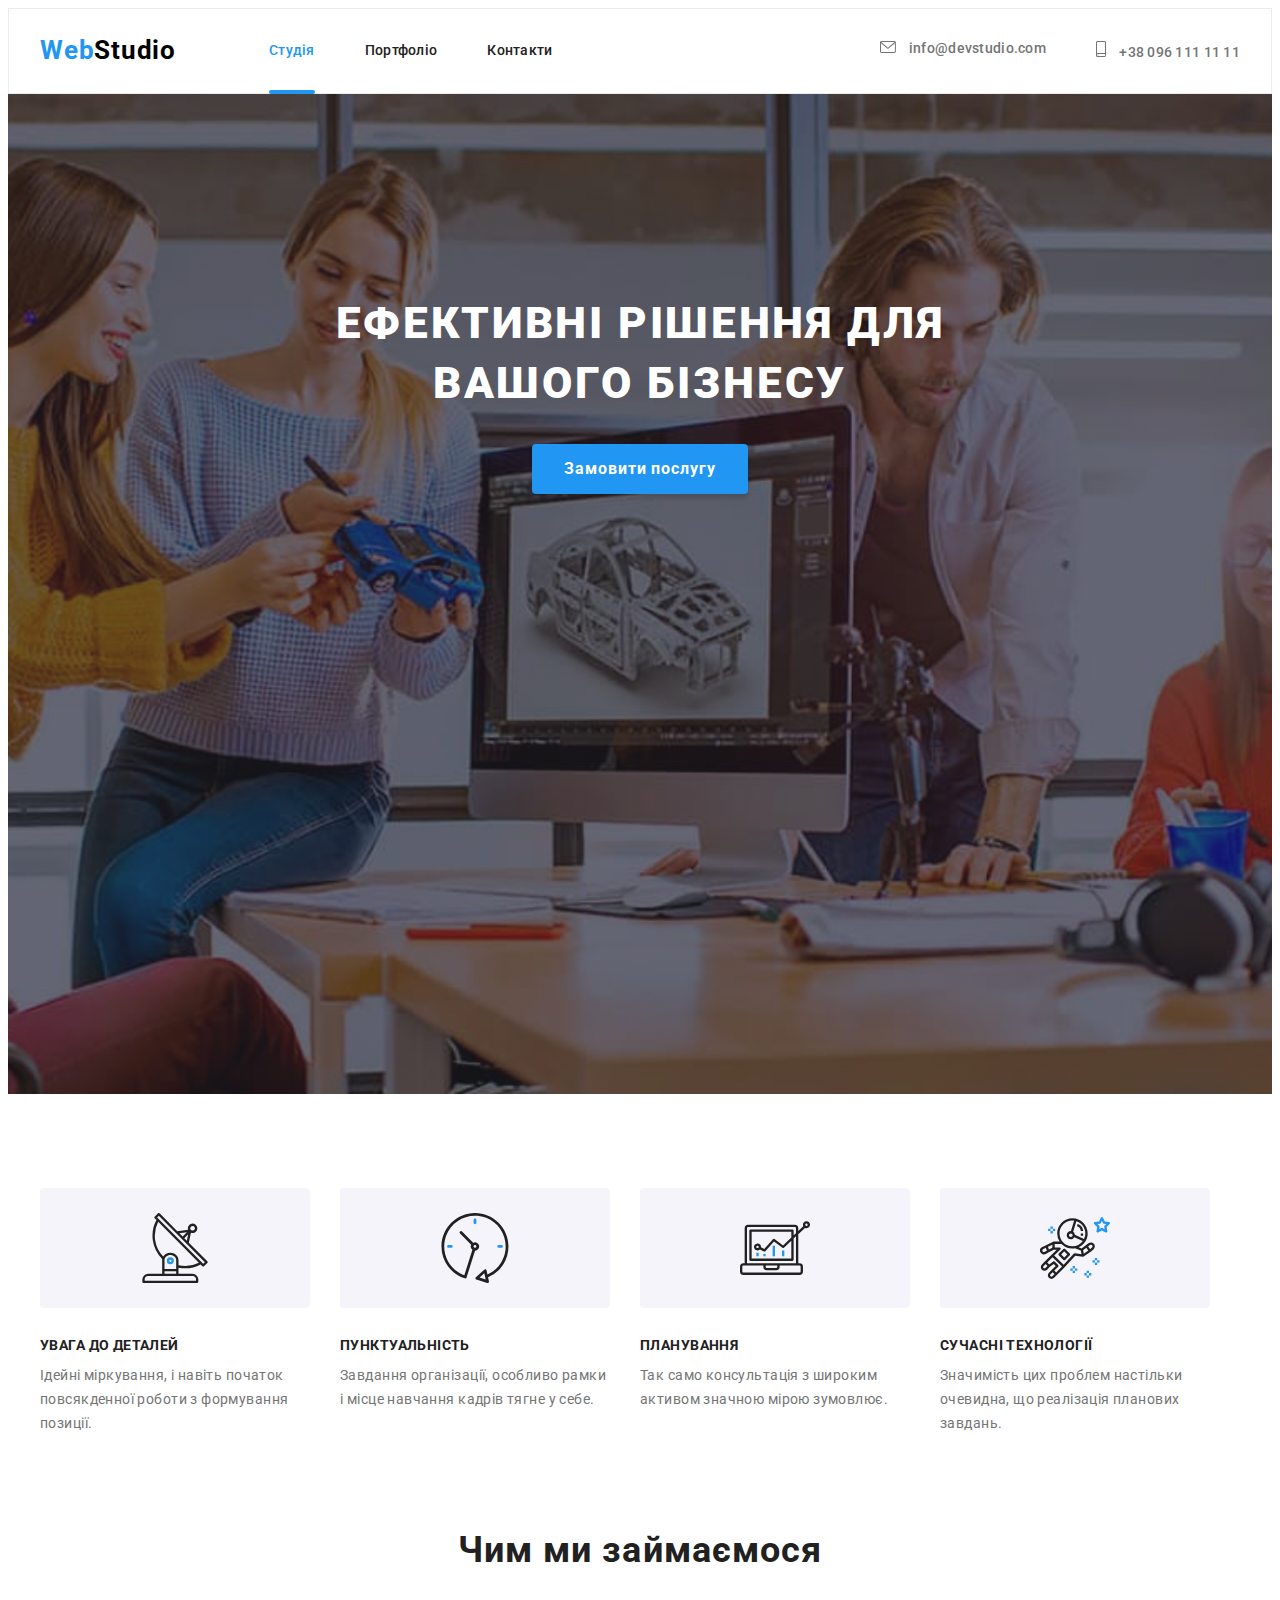
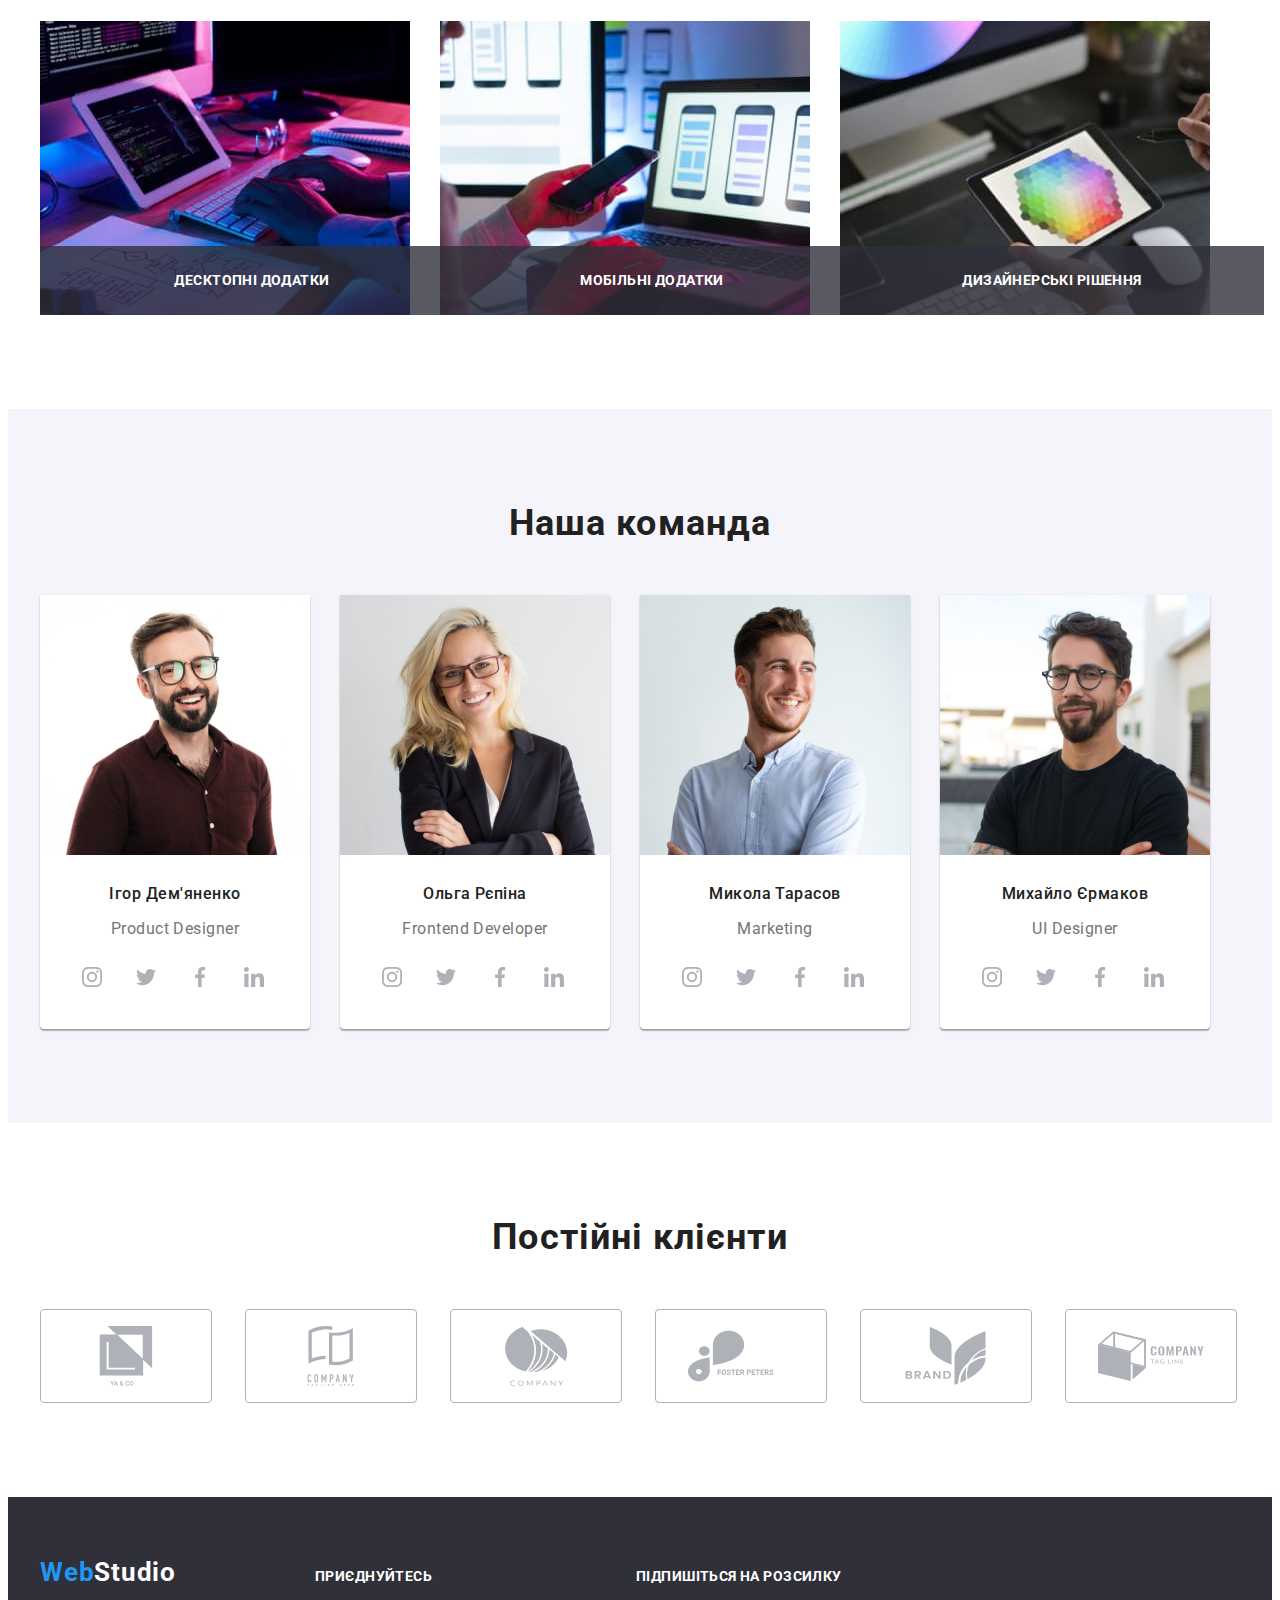
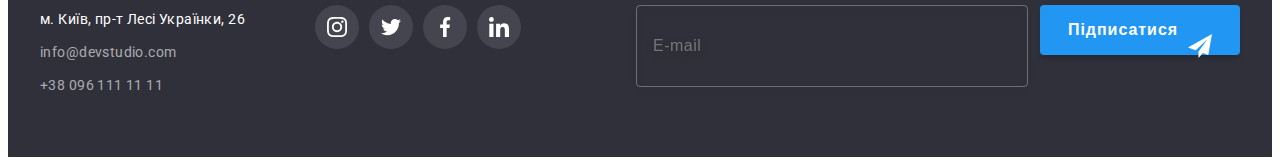
<file: index.html>
<!DOCTYPE html>
<html lang="uk">
  <head>
    <meta charset="UTF-8" />
    <meta http-equiv="X-UA-Compatible" content="IE=edge" />
    <meta name="viewport" content="width=device-width, initial-scale=1.0" />
    <title>WebStudio</title>
    <link rel="preconnect" href="https://fonts.googleapis.com" />
    <link rel="preconnect" href="https://fonts.gstatic.com" crossorigin />
    <link
      href="https://fonts.googleapis.com/css2?family=Raleway:wght@700&family=Roboto:wght@400;500;700;900&display=swap"
      rel="stylesheet"
    />
    <link
      rel="stylesheet"
      href="https://cdnjs.cloudflare.com/ajax/libs/modern-normalize/1.1.0/modern-normalize.min.css"
      integrity="sha512-wpPYUAdjBVSE4KJnH1VR1HeZfpl1ub8YT/NKx4PuQ5NmX2tKuGu6U/JRp5y+Y8XG2tV+wKQpNHVUX03MfMFn9Q=="
      crossorigin="anonymous"
      referrerpolicy="no-referrer"
    />
    <link rel="stylesheet" href="./css/main.min.css" />
  </head>
  <body>
    <header class="header">
      <div class="container header__container">
        <nav class="navigation">
          <a class="logo link" href=""
            >Web<span class="header-studio">Studio</span></a
          >
          <ul class="menu list">
            <li class="menu__item">
              <a class="menu__link link current hofo" href="">Студія</a>
            </li>
            <li class="menu__item">
              <a class="menu__link link hofo" href="./portfolio.html"
                >Портфоліо</a
              >
            </li>
            <li class="menu__item">
              <a class="menu__link link hofo" href="">Контакти</a>
            </li>
          </ul>
        </nav>
        <div class="auth header__auth">
          <ul class="auth__list list">
            <li class="auth__item">
              <a class="auth__mail link hofo" href="mailto:info@devstudio.com"
                ><svg class="mail-icon" width="16" height="12">
                  <use
                    href="./images/symbol-defs-2.svg#icon-envelope-hover"
                  ></use>
                </svg>
                info@devstudio.com</a
              >
            </li>
            <li class="auth__item">
              <a class="auth__tel link hofo" href="tel:+380961111111"
                ><svg class="tel-icon" width="10" height="16">
                  <use href="./images/smartphone.svg#icon-smartphone"></use>
                </svg>
                +38 096 111 11 11</a
              >
            </li>
          </ul>
        </div>
      </div>
    </header>
    <main>
      <section class="hero">
        <h1 class="hero__title">Ефективні рішення для вашого бізнесу</h1>
        <button class="hero__btn" data-modal-open type="button">
          Замовити послугу
        </button>
      </section>
      <section class="values section">
        <div class="values__container container">
          <div class="values-graphics">
            <ul class="graphics-list list">
              <li class="graphics-item">
                <svg class="graphics-icon" width="70" height="70">
                  <use href="./images/symbol-defs-2.svg#icon-antenna"></use>
                </svg>
              </li>
              <li class="graphics-item">
                <svg class="graphics-icon" width="70" height="70">
                  <use href="./images/symbol-defs-2.svg#icon-clock"></use>
                </svg>
              </li>
              <li class="graphics-item">
                <svg class="graphics-icon" width="70" height="70">
                  <use href="./images/diagram-2.svg#icon-diagram-1"></use>
                </svg>
              </li>
              <li class="graphics-item">
                <svg class="graphics-icon" width="70" height="70">
                  <use href="./images/symbol-defs-2.svg#icon-astronaut"></use>
                </svg>
              </li>
            </ul>
          </div>
          <div>
            <h2 class="visually-hidden">Основні цінності</h2>
            <ul class="values__list list">
              <li class="values__item">
                <h3 class="values__title">УВАГА ДО ДЕТАЛЕЙ</h3>
                <p class="values__text">
                  Ідейні міркування, і навіть початок повсякденної роботи з
                  формування позиції.
                </p>
              </li>
              <li class="values__item">
                <h3 class="values__title">ПУНКТУАЛЬНІСТЬ</h3>
                <p class="values__text">
                  Завдання організації, особливо рамки і місце навчання кадрів
                  тягне у себе.
                </p>
              </li>
              <li class="values__item">
                <h3 class="values__title">ПЛАНУВАННЯ</h3>
                <p class="values__text">
                  Так само консультація з широким активом значною мірою
                  зумовлює.
                </p>
              </li>
              <li class="values__item">
                <h3 class="values__title">СУЧАСНІ ТЕХНОЛОГІЇ</h3>
                <p class="values__text">
                  Значимість цих проблем настільки очевидна, що реалізація
                  планових завдань.
                </p>
              </li>
            </ul>
          </div>
        </div>
      </section>
      <section class="work section">
        <div class="work__container container">
          <h2 class="work__title">Чим ми займаємося</h2>
          <ul class="work-list list">
            <li class="work-list__item">
              <div class="work-list__wrap">
                <img
                  src="./images/woring.jpg"
                  alt="друк на комп'ютері"
                  width="370"
                  height="294"
                />
                <p class="work-list__applications">Десктопні додатки</p>
              </div>
            </li>
            <li class="work-list__item">
              <div class="work-list__wrap">
                <img
                  src="./images/working2.jpg"
                  alt="моделі дисплеїв на єкрані планшету"
                  width="370"
                  height="294"
                />
                <p class="work-list__applications">Мобільні додатки</p>
              </div>
            </li>
            <li class="work-list__item">
              <div class="work-list__wrap">
                <img
                  src="./images/working3.jpg"
                  alt="кольорова палітра на єкрані"
                  width="370"
                  height="294"
                />
                <p class="work-list__applications">Дизайнерські рішення</p>
              </div>
            </li>
          </ul>
        </div>
      </section>
      <section class="team section">
        <div class="team__container container">
          <h2 class="team__title">Наша команда</h2>
          <ul class="team__list team-list list">
            <li class="team__item">
              <img
                src="./images/man1.jpg"
                alt="молодий чоловік"
                width="270"
                height="260"
              />
              <div class="team__member">
                <h3 class="team__name">Ігор Дем'яненко</h3>
                <p class="team__text" lang="en">Product Designer</p>
                <ul class="social list">
                  <li class="social__item">
                    <a class="social__link link" href="">
                      <svg class="social__icon" width="20" height="20">
                        <use
                          href="./images/symbol-defs-2.svg#icon-instagram-2"
                        ></use>
                      </svg>
                    </a>
                  </li>
                  <li class="social__item">
                    <a class="social__link link" href="">
                      <svg class="social__icon" width="20" height="20">
                        <use
                          href="./images/symbol-defs-2.svg#icon-twitter"
                        ></use>
                      </svg>
                    </a>
                  </li>
                  <li class="social__item">
                    <a class="social__link link" href="">
                      <svg class="social__icon" width="20" height="20">
                        <use
                          href="./images/symbol-defs-2.svg#icon-facebook"
                        ></use>
                      </svg>
                    </a>
                  </li>
                  <li class="social__item">
                    <a class="social__link link" href="">
                      <svg class="social__icon" width="20" height="20">
                        <use
                          href="./images/symbol-defs-2.svg#icon-linkedin"
                        ></use>
                      </svg>
                    </a>
                  </li>
                </ul>
              </div>
            </li>
            <li class="team__item">
              <img
                src="./images/man2.jpg"
                alt="молода жінка"
                width="270"
                height="260"
              />
              <div class="team__member">
                <h3 class="team__name">Ольга Рєпіна</h3>
                <p class="team__text" lang="en">Frontend Developer</p>
                <ul class="social list">
                  <li class="social__item">
                    <a class="social__link link" href="">
                      <svg class="social__icon" width="20" height="20">
                        <use
                          href="./images/symbol-defs-2.svg#icon-instagram-2"
                        ></use>
                      </svg>
                    </a>
                  </li>
                  <li class="social__item">
                    <a class="social__link link" href="">
                      <svg class="social__icon" width="20" height="20">
                        <use
                          href="./images/symbol-defs-2.svg#icon-twitter"
                        ></use>
                      </svg>
                    </a>
                  </li>
                  <li class="social__item">
                    <a class="social__link link" href="">
                      <svg class="social__icon" width="20" height="20">
                        <use
                          href="./images/symbol-defs-2.svg#icon-facebook"
                        ></use>
                      </svg>
                    </a>
                  </li>
                  <li class="social__item">
                    <a class="social__link link" href="">
                      <svg class="social__icon" width="20" height="20">
                        <use
                          href="./images/symbol-defs-2.svg#icon-linkedin"
                        ></use>
                      </svg>
                    </a>
                  </li>
                </ul>
              </div>
            </li>
            <li class="team__item">
              <img
                src="./images/man3.jpg"
                alt="молодий чоловік"
                width="270"
                height="260"
              />
              <div class="team__member">
                <h3 class="team__name">Микола Тарасов</h3>
                <p class="team__text" lang="en">Marketing</p>
                <ul class="social list">
                  <li class="social__item">
                    <a class="social__link link" href="">
                      <svg class="social__icon" width="20" height="20">
                        <use
                          href="./images/symbol-defs-2.svg#icon-instagram-2"
                        ></use>
                      </svg>
                    </a>
                  </li>
                  <li class="social__item">
                    <a class="social__link link" href="">
                      <svg class="social__icon" width="20" height="20">
                        <use
                          href="./images/symbol-defs-2.svg#icon-twitter"
                        ></use>
                      </svg>
                    </a>
                  </li>
                  <li class="social__item">
                    <a class="social__link link" href="">
                      <svg class="social__icon" width="20" height="20">
                        <use
                          href="./images/symbol-defs-2.svg#icon-facebook"
                        ></use>
                      </svg>
                    </a>
                  </li>
                  <li class="social__item">
                    <a class="social__link link" href="">
                      <svg class="social__icon" width="20" height="20">
                        <use
                          href="./images/symbol-defs-2.svg#icon-linkedin"
                        ></use>
                      </svg>
                    </a>
                  </li>
                </ul>
              </div>
            </li>
            <li class="team__item">
              <img
                src="images/man4.jpg"
                alt="молодий чоловік"
                width="270"
                height="260"
              />
              <div class="team__member">
                <h3 class="team__name">Михайло Єрмаков</h3>
                <p class="team__text" lang="en">UI Designer</p>
                <ul class="social list">
                  <li class="social__item">
                    <a class="social__link link" href="">
                      <svg class="social__icon" width="20" height="20">
                        <use
                          href="./images/symbol-defs-2.svg#icon-instagram-2"
                        ></use>
                      </svg>
                    </a>
                  </li>
                  <li class="social__item">
                    <a class="social__link link" href="">
                      <svg class="social__icon" width="20" height="20">
                        <use
                          href="./images/symbol-defs-2.svg#icon-twitter"
                        ></use>
                      </svg>
                    </a>
                  </li>
                  <li class="social__item">
                    <a class="social__link link" href="">
                      <svg class="social__icon" width="20" height="20">
                        <use
                          href="./images/symbol-defs-2.svg#icon-facebook"
                        ></use>
                      </svg>
                    </a>
                  </li>
                  <li class="social__item">
                    <a class="social__link link" href="">
                      <svg class="social__icon" width="20" height="20">
                        <use
                          href="./images/symbol-defs-2.svg#icon-linkedin"
                        ></use>
                      </svg>
                    </a>
                  </li>
                </ul>
              </div>
            </li>
          </ul>
        </div>
      </section>
      <section class="clients section">
        <div class="container">
          <h2 class="clients-title">Постійні клієнти</h2>
          <ul class="clients-list list">
            <li class="clients-item">
              <a class="clients-link link" href="">
                <svg class="client-icon" width="106" height="60">
                  <use href="./images/symbol-defs-2.svg#icon-group"></use>
                </svg>
              </a>
            </li>
            <li class="clients-item">
              <a class="clients-link link" href="">
                <svg class="client-icon" width="106" height="60">
                  <use href="./images/symbol-defs-2.svg#icon-group-2"></use>
                </svg>
              </a>
            </li>
            <li class="clients-item">
              <a class="clients-link link" href="">
                <svg class="client-icon" width="106" height="60">
                  <use href="./images/symbol-defs-2.svg#icon-group-3"></use>
                </svg>
              </a>
            </li>
            <li class="clients-item">
              <a class="clients-link link" href="">
                <svg class="client-icon" width="106" height="60">
                  <use href="./images/symbol-defs-2.svg#icon-group-4"></use>
                </svg>
              </a>
            </li>
            <li class="clients-item">
              <a class="clients-link link" href="">
                <svg class="client-icon" width="106" height="60">
                  <use href="./images/symbol-defs-2.svg#icon-group-5"></use>
                </svg>
              </a>
            </li>
            <li class="clients-item">
              <a class="clients-link link" href="">
                <svg class="client-icon" width="106" height="60">
                  <use href="./images/symbol-defs-2.svg#icon-group-6"></use>
                </svg>
              </a>
            </li>
          </ul>
        </div>
      </section>
    </main>
    <footer class="footer">
      <div class="footer-container container">
        <div class="footer-connection">
          <address class="address">
            <a class="logo footer-logo link" href=""
              >Web<span class="footer-studio">Studio</span></a
            >
            <ul class="footer-list list">
              <li class="footer-item">
                <a
                  class="footer-address link hofo"
                  href="https://goo.gl/maps/XZm9z7oi8zyP7hJb9"
                  target="_blank"
                  rel="noopener noreferrer"
                >
                  м. Київ, пр-т Лесі Українки, 26</a
                >
              </li>
              <li class="footer-item">
                <a
                  class="footer-mail link hofo"
                  href="mailto:info@devstudio.com"
                  >info@devstudio.com</a
                >
              </li>
              <li class="footer-item">
                <a class="footer-tel link hofo" href="tel:+380961111111"
                  >+38 096 111 11 11</a
                >
              </li>
            </ul>
          </address>
        </div>
        <div class="connect">
          <h2 class="connect-title">приєднуйтесь</h2>
          <ul class="connect-list list">
            <li class="connect-item">
              <a class="connect-link" href="">
                <svg class="soc-icon" width="20" height="20">
                  <use href="./images/symbol-defs-2.svg#icon-instagram-2"></use>
                </svg>
              </a>
            </li>
            <li class="connect-item">
              <a class="connect-link" href="">
                <svg class="soc-icon" width="20" height="20">
                  <use href="./images/symbol-defs-2.svg#icon-twitter"></use>
                </svg>
              </a>
            </li>
            <li class="connect-item">
              <a class="connect-link" href="">
                <svg class="soc-icon" width="20" height="20">
                  <use href="./images/symbol-defs-2.svg#icon-facebook"></use>
                </svg>
              </a>
            </li>
            <li class="connect-item">
              <a class="connect-link" href="">
                <svg class="soc-icon" width="20" height="20">
                  <use href="./images/symbol-defs-2.svg#icon-linkedin"></use>
                </svg>
              </a>
            </li>
          </ul>
        </div>
       
        <div class="subscribe">
          <span class="subscribe-title"
            >Підпишіться на розсилку</span
          >
          <form class="subscribe-submit">
            <input
            name="subscribe-mail"
              type="email"
              class="subscribe-input"
              placeholder="E-mail"
              required
            />
            <div class="subscribe-btn-field">
              <button type="submit" class="subscribe-btn">Підписатися</button>
              <svg class="subscribe-input-icon" width="24" height="24">
                <use href="./images/symbol-defs-2.svg#icon-send"></use>
                </svg>
            </div>
          </form>
        </div>
      </div>
    </footer>
    <div class="backdrop is-hidden" data-modal>
      <div class="modal">
        <button type="button" class="modal-btn" data-modal-close>
          <svg class="icon-close" width="18" height="18">
            <use href="./images/symbol-defs-2.svg#icon-close"></use>
          </svg>
        </button>

        <p class="modal-title">Залиште свої дані, ми вам передзвонимо</p>
        <form class="modal-form">
          <label for="user-name" class="modal-label">
            <span class="modal-label-text">ім'я</span>
            <span class="input-wrap">
              <input type="text" class="modal-input" name="user-name" id="user-name" required />
              <svg class="modal-icon" width="18" height="18">
                <use href="./images/symbol-defs-2.svg#icon-person"></use>
              </svg>
            </span>
          </label>

          <label for="user-tel" class="modal-label">
            <span class="modal-label-text">телефон</span>
            <span class="input-wrap">
              <input type="text" class="modal-input" name="user-tel" id="user-tel" required />
              <svg class="modal-icon" width="18" height="18">
                <use href="./images/symbol-defs-2.svg#icon-phone"></use>
              </svg>
            </span>
          </label>

          <label for="user-mail" class="modal-label">
            <span class="modal-label-text">пошта</span>
            <span class="input-wrap">
              <input type="email" class="modal-input" name="user-mail" id="user-mail" required/>
              <svg class="modal-icon" width="18" height="18">
                <use href="./images/symbol-defs-2.svg#icon-email"></use>
              </svg>
            </span>
          </label>

          <label for="comment" class="modal-label">
            <span class="textarea-text">Коментар</span>
            <textarea
            class="textarea-size"
              name="comment"
              id="comment"
              placeholder="Введіть текст"
            ></textarea>
          </label>

<div class="checkbox-field">
  <input type="checkbox" class="input-check  visually-hidden" value="true" name="checkbox-text" id="privacy" required />
  <label for="privacy" class="check-text">
    <span class="check-icon">
      <svg class="check-icons" width="16" height="15">
        <use href="./images/symbol-defs-2.svg#icon-vector"></use>
      </svg>
  </span>
    Погоджуюся з розсилкою та приймаю
    <a class="rules" href="">Умови договору</a></label>
</div>

          <button type="submit" class="submit-btn">Відправити</button>
        </form>
      </div>
    </div>
    <script src="./js/modal.js"></script>
  </body>
</html>
</file>
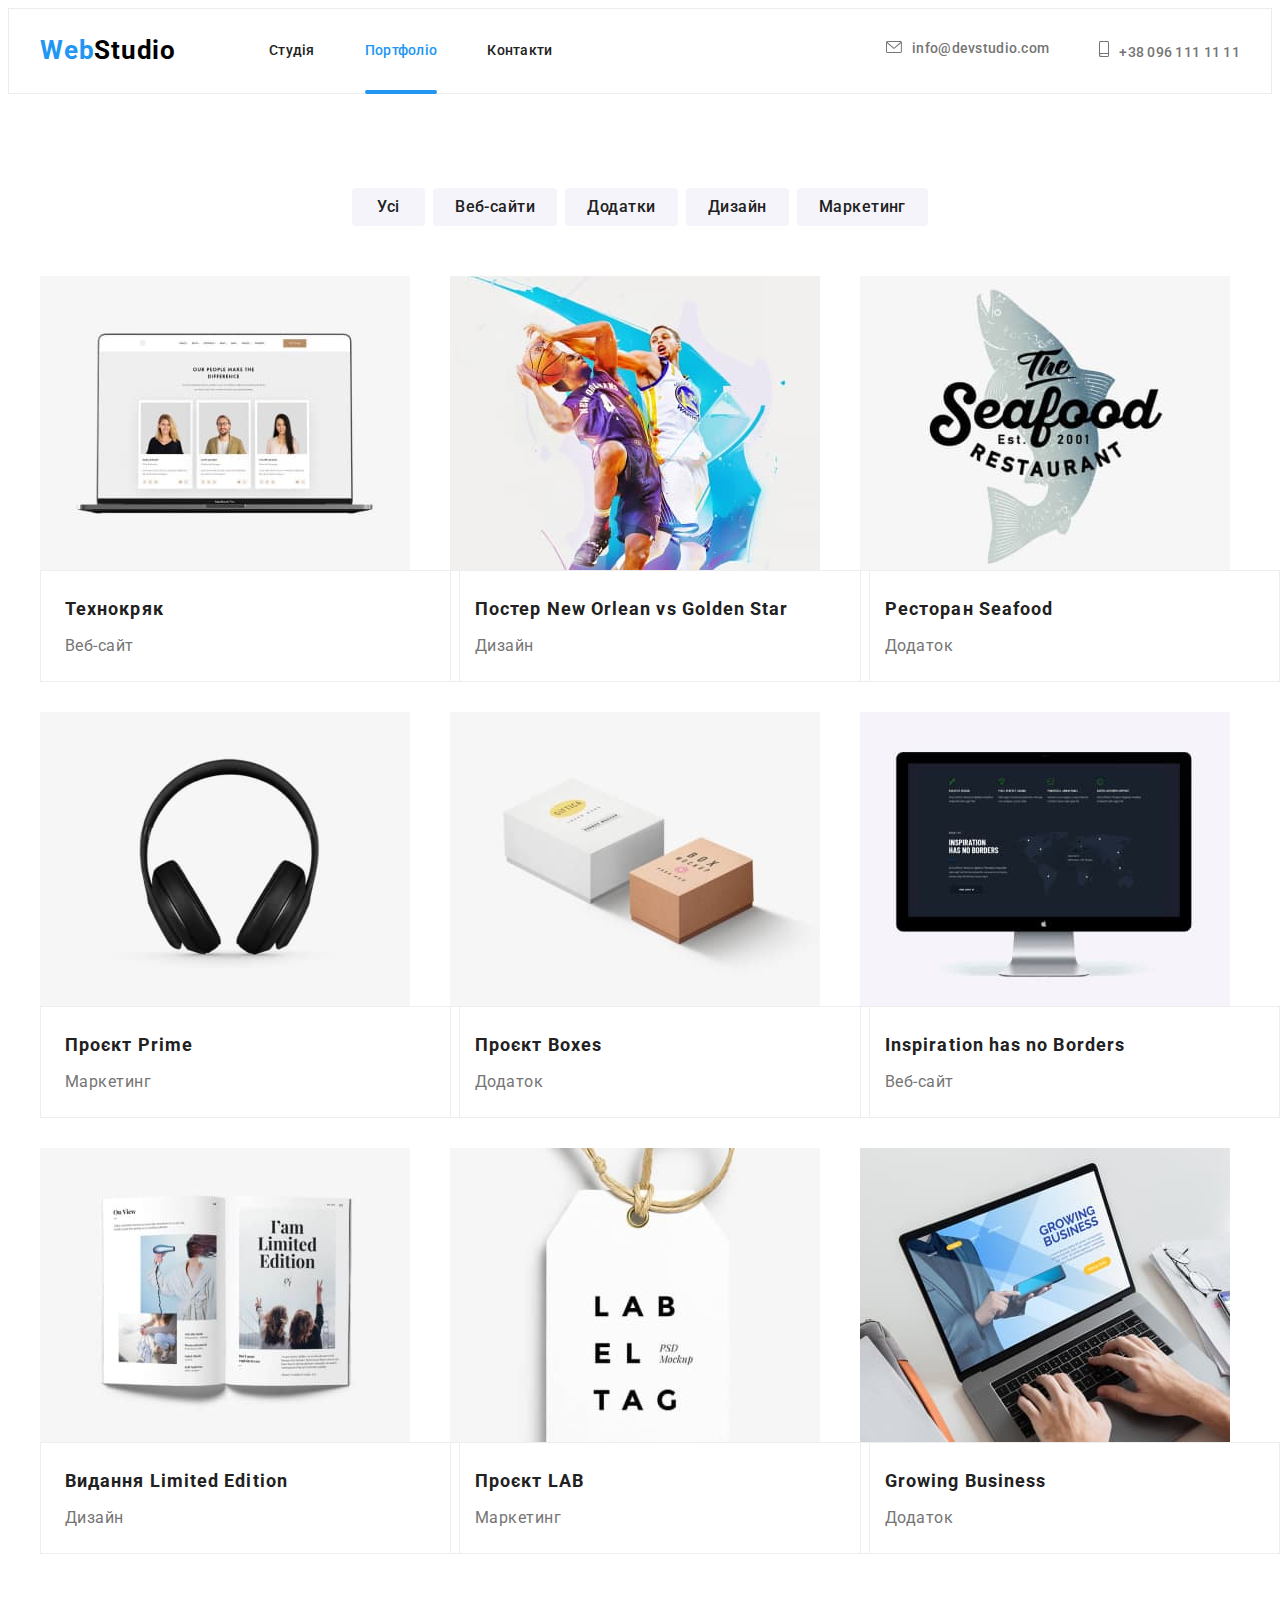
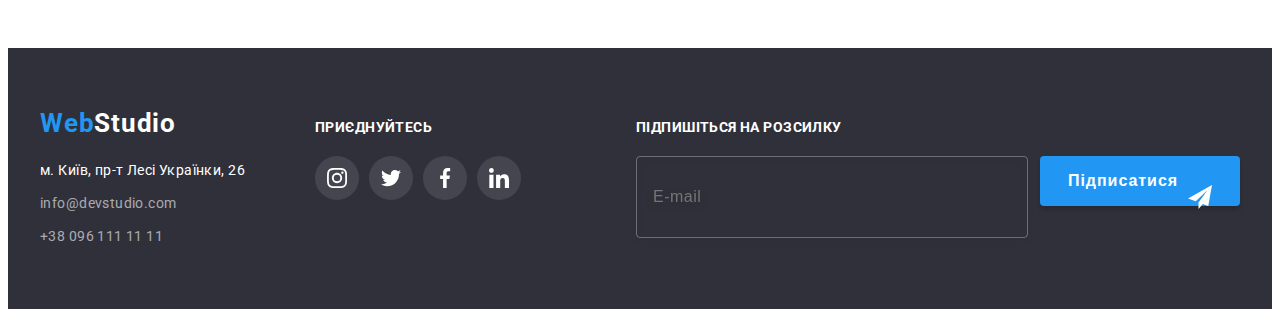
<file: portfolio.html>
<!DOCTYPE html>
<html lang="uk">
  <head>
    <meta charset="UTF-8" />
    <meta http-equiv="X-UA-Compatible" content="IE=edge" />
    <meta name="viewport" content="width=device-width, initial-scale=1.0" />
    <title>WebStudio</title>
    <link rel="preconnect" href="https://fonts.googleapis.com" />
    <link rel="preconnect" href="https://fonts.gstatic.com" crossorigin />
    <link
      href="https://fonts.googleapis.com/css2?family=Raleway:wght@700&family=Roboto:wght@400;500;700;900&display=swap"
      rel="stylesheet"
    />
    <link
      rel="stylesheet"
      href="https://cdnjs.cloudflare.com/ajax/libs/modern-normalize/1.1.0/modern-normalize.min.css"
      integrity="sha512-wpPYUAdjBVSE4KJnH1VR1HeZfpl1ub8YT/NKx4PuQ5NmX2tKuGu6U/JRp5y+Y8XG2tV+wKQpNHVUX03MfMFn9Q=="
      crossorigin="anonymous"
      referrerpolicy="no-referrer"
    />
    <link rel="stylesheet" href="./css/main.min.css" />
  </head>
  <body>
    <header class="header">
      <div class="container header__container">
        <nav class="navigation">
          <a class="logo link" href=""
            >Web<span class="header-studio">Studio</span></a
          >
          <ul class="menu list">
            <li class="menu__item">
              <a class="menu__link link hofo" href="./index.html">Студія</a>
            </li>
            <li class="menu__item">
              <a class="menu__link link current hofo" href="">Портфоліо</a>
            </li>
            <li class="menu__item">
              <a class="menu__link link hofo" href="">Контакти</a>
            </li>
          </ul>
        </nav>
        <div class="auth header__auth">
          <ul class="auth__list list">
            <li class="auth__item">
              <a class="auth__mail link hofo" href="mailto:info@devstudio.com"
                ><svg class="mail-icon" width="16" height="12">
                  <use
                    href="./images/symbol-defs-2.svg#icon-envelope-hover"
                  ></use></svg
                >info@devstudio.com</a
              >
            </li>
            <li class="auth__item">
              <a class="auth__tel link hofo" href="tel:+380961111111"
                ><svg class="tel-icon" width="10" height="16">
                  <use
                    href="./images/smartphone.svg#icon-smartphone"
                  ></use></svg
                >+38 096 111 11 11</a
              >
            </li>
          </ul>
        </div>
      </div>
    </header>
    <main>
      <section class="portfolio section">
        <div class="container">
          <h1 class="visually-hidden">Портфоліо</h1>
          <ul class="filter-list list">
            <li class="filter-item">
              <button class="filter-btn btn" type="button">Усі</button>
            </li>
            <li class="filter-item">
              <button class="filter-btn btn" type="button">Веб-сайти</button>
            </li>
            <li class="filter-item">
              <button class="filter-btn btn" type="button">Додатки</button>
            </li>
            <li class="filter-item">
              <button class="filter-btn btn" type="button">Дизайн</button>
            </li>
            <li class="filter-item">
              <button class="filter-btn btn" type="button">Маркетинг</button>
            </li>
          </ul>
          <ul class="portfolio-list list">
            <li class="portlolio-item">
              <a class="portfolio-link link" href="">
                <div class="portfolio-wrap">
                  <img
                    src="./images/Project1.jpg"
                    alt="відкрита сторінка сайту на
                  єкрані"
                    width="370"
                  />
                  <p class="portfolio-cover-text">
                    Ресурс пропонує комплексні пропозиції з різним рівнем
                    функціоналу та сервісів. Все це дозволить відвідувачу
                    отримати вичерпні відомості про компанію чи приватну особу.
                  </p>
                </div>
                <div class="portfolio-library">
                  <h2 class="portfolio-title">Технокряк</h2>
                  <p class="portfolio-text">Веб-сайт</p>
                </div>
              </a>
            </li>
            <li class="portlolio-item">
              <a class="portfolio-link link" href="">
                <div class="portfolio-wrap">
                  <img
                    src="./images/Project2.jpg"
                    alt="два баскетболісти"
                    width="370"
                  />
                  <p class="portfolio-cover-text">
                    Ресурс пропонує комплексні пропозиції з різним рівнем
                    функціоналу та сервісів. Все це дозволить відвідувачу
                    отримати вичерпні відомості про компанію чи приватну особу.
                  </p>
                </div>
                <div class="portfolio-library">
                  <h2 class="portfolio-title">
                    Постер<span lang="en"> New Orlean vs Golden Star</span>
                  </h2>
                  <p class="portfolio-text">Дизайн</p>
                </div>
              </a>
            </li>
            <li class="portlolio-item">
              <a class="portfolio-link link" href="">
                <div class="portfolio-wrap">
                  <img
                    src="./images/Project3.jpg"
                    alt="логотип ресторану"
                    width="370"
                  />
                  <p class="portfolio-cover-text">
                    Ресурс пропонує комплексні пропозиції з різним рівнем
                    функціоналу та сервісів. Все це дозволить відвідувачу
                    отримати вичерпні відомості про компанію чи приватну особу.
                  </p>
                </div>
                <div class="portfolio-library">
                  <h2 class="portfolio-title">
                    Ресторан<span lang="en"> Seafood</span>
                  </h2>
                  <p class="portfolio-text">Додаток</p>
                </div>
              </a>
            </li>
            <li class="portlolio-item">
              <a class="portfolio-link link" href="">
                <div class="portfolio-wrap">
                  <img
                    src="./images/project4.jpg"
                    alt="навушники"
                    width="370"
                  />
                  <p class="portfolio-cover-text">
                    Ресурс пропонує комплексні пропозиції з різним рівнем
                    функціоналу та сервісів. Все це дозволить відвідувачу
                    отримати вичерпні відомості про компанію чи приватну особу.
                  </p>
                </div>
                <div class="portfolio-library">
                  <h2 class="portfolio-title">
                    Проєкт <span lang="en"> Prime</span>
                  </h2>
                  <p class="portfolio-text">Маркетинг</p>
                </div>
              </a>
            </li>
            <li class="portlolio-item">
              <a class="portfolio-link link" href="">
                <div class="portfolio-wrap">
                  <img
                    src="./images/project5.jpg"
                    alt="дві коробки"
                    width="370"
                  />
                  <p class="portfolio-cover-text">
                    Ресурс пропонує комплексні пропозиції з різним рівнем
                    функціоналу та сервісів. Все це дозволить відвідувачу
                    отримати вичерпні відомості про компанію чи приватну особу.
                  </p>
                </div>
                <div class="portfolio-library">
                  <h2 class="portfolio-title">
                    Проєкт<span lang="en"> Boxes</span>
                  </h2>
                  <p class="portfolio-text">Додаток</p>
                </div>
              </a>
            </li>
            <li class="portlolio-item">
              <a class="portfolio-link link" href="">
                <div class="portfolio-wrap">
                  <img src="./images/project6.jpg" alt="монітор" width="370" />
                  <p class="portfolio-cover-text">
                    Ресурс пропонує комплексні пропозиції з різним рівнем
                    функціоналу та сервісів. Все це дозволить відвідувачу
                    отримати вичерпні відомості про компанію чи приватну особу.
                  </p>
                </div>
                <div class="portfolio-library">
                  <h2 class="portfolio-title" lang="en">
                    Inspiration has no Borders
                  </h2>
                  <p class="portfolio-text">Веб-сайт</p>
                </div>
              </a>
            </li>
            <li class="portlolio-item">
              <a class="portfolio-link link" href="">
                <div class="portfolio-wrap">
                  <img
                    src="./images/project7.jpg"
                    alt="Сторінки журналу"
                    width="370"
                  />
                  <p class="portfolio-cover-text">
                    Ресурс пропонує комплексні пропозиції з різним рівнем
                    функціоналу та сервісів. Все це дозволить відвідувачу
                    отримати вичерпні відомості про компанію чи приватну особу.
                  </p>
                </div>
                <div class="portfolio-library">
                  <h2 class="portfolio-title">
                    Видання<span lang="en"> Limited Edition</span>
                  </h2>
                  <p class="portfolio-text">Дизайн</p>
                </div>
              </a>
            </li>
            <li class="portlolio-item">
              <a class="portfolio-link link" href="">
                <div class="portfolio-wrap">
                  <img
                    src="./images/project8.jpg"
                    alt="тег лейбл"
                    width="370"
                  />
                  <p class="portfolio-cover-text">
                    Ресурс пропонує комплексні пропозиції з різним рівнем
                    функціоналу та сервісів. Все це дозволить відвідувачу
                    отримати вичерпні відомості про компанію чи приватну особу.
                  </p>
                </div>
                <div class="portfolio-library">
                  <h2 class="portfolio-title">
                    Проєкт<span lang="en"> LAB</span>
                  </h2>
                  <p class="portfolio-text">Маркетинг</p>
                </div>
              </a>
            </li>
            <li class="portlolio-item">
              <a class="portfolio-link link" href="">
                <div class="portfolio-wrap">
                  <img
                    src="./images/project9.jpg"
                    alt="чоловік друкує на ноутбуці"
                    width="370"
                  />
                  <p class="portfolio-cover-text">
                    Ресурс пропонує комплексні пропозиції з різним рівнем
                    функціоналу та сервісів. Все це дозволить відвідувачу
                    отримати вичерпні відомості про компанію чи приватну особу.
                  </p>
                </div>
                <div class="portfolio-library">
                  <h2 class="portfolio-title" lang="en">Growing Business</h2>
                  <p class="portfolio-text">Додаток</p>
                </div>
              </a>
            </li>
          </ul>
        </div>
      </section>
    </main>
    <footer class="footer">
      <div class="footer-container container">
        <div class="footer-connection">
          <address class="address">
            <a class="logo footer-logo link" href=""
              >Web<span class="footer-studio">Studio</span></a
            >
            <ul class="footer-list list">
              <li class="footer-item">
                <a
                  class="footer-address link hofo"
                  href="https://goo.gl/maps/XZm9z7oi8zyP7hJb9"
                  target="_blank"
                  rel="noopener noreferrer"
                >
                  м. Київ, пр-т Лесі Українки, 26</a
                >
              </li>
              <li class="footer-item">
                <a
                  class="footer-mail link hofo"
                  href="mailto:info@devstudio.com"
                  >info@devstudio.com</a
                >
              </li>
              <li class="footer-item">
                <a class="footer-tel link hofo" href="tel:+380961111111"
                  >+38 096 111 11 11</a
                >
              </li>
            </ul>
          </address>
        </div>
        <div class="connect">
          <h2 class="connect-title">приєднуйтесь</h2>
          <ul class="connect-list list">
            <li class="connect-item">
              <a class="connect-link" href="">
                <svg class="soc-icon" width="20" height="20">
                  <use href="./images/symbol-defs-2.svg#icon-instagram-2"></use>
                </svg>
              </a>
            </li>
            <li class="connect-item">
              <a class="connect-link" href="">
                <svg class="soc-icon" width="20" height="20">
                  <use href="./images/symbol-defs-2.svg#icon-twitter"></use>
                </svg>
              </a>
            </li>
            <li class="connect-item">
              <a class="connect-link" href="">
                <svg class="soc-icon" width="20" height="20">
                  <use href="./images/symbol-defs-2.svg#icon-facebook"></use>
                </svg>
              </a>
            </li>
            <li class="connect-item">
              <a class="connect-link" href="">
                <svg class="soc-icon" width="20" height="20">
                  <use href="./images/symbol-defs-2.svg#icon-linkedin"></use>
                </svg>
              </a>
            </li>
          </ul>
        </div>
        <div class="subscribe">
          <span class="subscribe-title"
            >Підпишіться на розсилку</span
          >
          <div class="subscribe-submit">
            <input
              type="email"
              class="subscribe-input"
              placeholder="E-mail"
              required
            />
            <div class="subscribe-btn-field">
              <button type="submit" class="subscribe-btn">Підписатися</button>
              <svg class="subscribe-input-icon" width="24" height="24">
                <use href="./images/symbol-defs-2.svg#icon-send"></use>
                </svg>
            </div>
          </div>
        </div>
      </div>
    </footer>
  </body>
</html>
</file>
<file: css/main.min.css>
:root{--title-text-color: #212121;--accent-color: #2196F3;--main-text-color: #757575;--secondary-bg-color: #2F303A;--btn-text-color: #212121;--btn-bg-color: #F5F4FA;--main-icon-color: #AFB1B8;--transition-duration: 250ms;--transition-timing-function: cubic-bezier(0.4, 0, 0.2, 1)}.visually-hidden{position:absolute;width:1px;height:1px;margin:-1px;border:0;padding:0;white-space:nowrap;-webkit-clip-path:inset(100%);clip-path:inset(100%);clip:rect(0 0 0 0);overflow:hidden}p,h1,h2,h3,h4,h5,h6{margin:0}ul,ol{margin:0;padding-left:0}img{display:block;max-width:100%;height:auto}body{font-family:"Roboto",sans-serif;background-color:#fff;font-size:14px;color:var(--main-text-color)}.list{list-style:none}.link{text-decoration:none}.hofo:hover,.hofo:focus{color:var(--accent-color)}.btn:hover,.btn:focus{background-color:var(--accent-color);color:#fff;box-shadow:0px 4px 4px rgba(0,0,0,.25)}.container{width:1200px;padding-left:15px;padding-right:15px;margin:0 auto}.section{padding-top:94px;padding-bottom:94px}.backdrop{position:fixed;top:0;background-color:rgba(0,0,0,.2);width:100%;height:100%;transition:opacity 300ms linear,visibility 300ms linear}.modal{padding:40px;width:528px;height:581px;background:#fff;box-shadow:0px 1px 3px rgba(0,0,0,.12),0px 1px 1px rgba(0,0,0,.14),0px 2px 1px rgba(0,0,0,.2);border-radius:4px;position:absolute;top:50%;left:50%;transform:translate(-50%, -50%) scale(1);transition:transform 300ms linear}.backdrop.is-hidden .modal{transform:translate(-50%, -50%) scaleY(0)}.modal-btn{display:flex;justify-content:center;align-items:center;padding:0;width:30px;height:30px;background:#fff;border:1px solid rgba(0,0,0,.1);border-radius:50%;position:absolute;right:8px;top:8px;cursor:pointer}.icon-close:hover,.icon-close:focus{fill:var(--accent-color)}.is-hidden{opacity:0;visibility:hidden;pointer-events:none}.modal-title{margin-bottom:12px;font-weight:700;font-size:20px;line-height:1.15;text-align:center;letter-spacing:.03em;color:#212121}.modal-label-text{display:block;margin-top:10px;margin-bottom:4px;font-size:12px;line-height:1.16;letter-spacing:.01em;color:#757575}.modal-input{padding-left:42px;width:100%;height:40px;border:1px solid rgba(33,33,33,.2);border-radius:4px;cursor:pointer}.modal-input:focus{border:1px solid var(--accent-color);outline:rgba(0,0,0,0)}.input-wrap{position:relative}.modal-icon{margin-left:12px;margin-right:12px;display:block;position:absolute;top:50%;transform:translateY(-50%);left:0}.modal-input:focus+.modal-icon{fill:var(--accent-color)}.textarea-text{display:block;margin-top:10px;margin-bottom:4px;font-size:12px;line-height:1.1666666667;letter-spacing:.01em;color:#757575}.textarea-size{margin-bottom:20px;padding:12px 16px;width:100%;height:120px;left:576px;top:519px;font-size:12px;line-height:1.16;letter-spacing:.01em;color:rgba(117,117,117,.5);border:1px solid rgba(33,33,33,.2);border-radius:4px;resize:none}.textarea-size:focus{border:1px solid var(--accent-color);outline:rgba(0,0,0,0)}.check-text{display:flex;align-items:center;font-size:14px;line-height:1.71;letter-spacing:.03em;color:#757575;cursor:pointer}.check-text span{width:16px;height:15px;background:#fff;align-items:center;justify-content:center;fill:rgba(0,0,0,0);border-radius:2px;border:1px solid rgba(117,117,117,.5)}.input-check{align-items:center;justify-content:center}.check-icon{display:flex;margin-right:7px}.input-check:checked+.check-text span{background-color:var(--accent-color);border-color:rgba(0,0,0,0);fill:#fff}.input-check:focus+.check-text span{background-color:var(--accent-color)}.checkbox-field{margin-left:12px;margin-bottom:30px}.rules{margin-left:3px;font-size:14px;line-height:1.71;letter-spacing:.03em;-webkit-text-decoration-line:underline;text-decoration-line:underline;color:#2196f3}.submit-btn{margin-left:auto;margin-right:auto;display:block;padding:10px 52px;align-items:center;text-align:center;font-weight:700;font-size:16px;line-height:1.88;letter-spacing:.06em;color:#fff;width:200px;height:50px;background:#2196f3;box-shadow:0px 4px 4px rgba(0,0,0,.15);border-radius:4px;border:none;transition-property:background-color;transition-duration:var(--transition-duration);transition-timing-function:var(--transition-timing-function);cursor:pointer}.submit-btn:hover,.submit-btn:focus{background-color:#188ce8}.logo{padding-top:24px;margin-right:93px;padding-bottom:25px;font-family:"Raleway" sans-serif;font-weight:700;font-size:26px;line-height:1.19;letter-spacing:.03em;color:var(--accent-color)}.header{border:1px solid #ececec}.header-studio{color:#000}.header__container{display:flex;align-items:center}.navigation{display:flex;align-items:center}.menu{display:flex;gap:50px}.menu__link{padding-top:32px;padding-bottom:32px;display:block;font-weight:500;font-size:14px;line-height:1.14;letter-spacing:.02em;color:var(--title-text-color);transition-property:color;transition-duration:var(--transition-duration);transition-timing-function:var(--transition-timing-function)}.menu__link.current{color:var(--accent-color);position:relative}.menu__link.current::after{content:"";display:block;position:absolute;width:100%;height:4px;left:0;bottom:-3px;background:#2196f3;border-radius:2px}.header__auth{margin-left:auto}.auth__list{display:flex;margin-left:auto;gap:50px}.auth__mail,.auth__tel{display:flex;padding-top:32px;padding-bottom:32px;display:block;font-weight:500;font-size:14px;line-height:1.14;letter-spacing:.02em;color:var(--main-text-color);transition-property:color;transition-duration:var(--transition-duration);transition-timing-function:var(--transition-timing-function)}.auth__mail:hover,.auth__mail:focus{color:var(--accent-color)}.auth__mail:hover .mail-icon,.auth__mail:focus .mail-icon{fill:var(--accent-color)}.auth__tel:hover .tel-icon,.auth__tel:focus .tel-icon{fill:var(--accent-color)}.mail-icon,.tel-icon{fill:#757575;margin-right:10px;justify-items:center;transition-property:fill;transition-duration:var(--transition-duration);transition-timing-function:var(--transition-timing-function)}.hero{padding:200px;margin:auto;background:var(--secondary-bg-color);background-image:linear-gradient(rgba(47, 48, 58, 0.4), rgba(47, 48, 58, 0.4)),url(../images/hero-bg.jpg);background-repeat:no-repeat;background-position:center;background-size:cover;text-align:center;height:600px}.hero__title{margin-bottom:30px;margin-left:auto;margin-right:auto;max-width:696px;font-weight:900;font-size:44px;line-height:1.36;text-align:center;align-items:center;letter-spacing:.06em;text-transform:uppercase;color:#fff}.hero__btn{display:inline-block;min-width:216px;height:50px;padding:10px 32px;background:#2196f3;box-shadow:0px 4px 4px rgba(0,0,0,.15);font-family:inherit;font-weight:700;font-size:16px;line-height:1.87;letter-spacing:.06em;color:#fff;background-color:var(--accent-color);cursor:pointer;border-radius:4px;border:rgba(0,0,0,0);align-items:center;text-align:center;transition-property:background-color;transition-duration:var(--transition-duration);transition-timing-function:var(--transition-timing-function)}.hero__btn:hover,.hero__btn:focus{background-color:#188ce8}.graphics-list{display:flex;gap:30px;margin-bottom:30px}.graphics-item{display:flex;align-items:center;justify-content:center;width:270px;height:120px;background:#f5f4fa;border-radius:4px}.values{padding-bottom:0}.values__list{display:flex;gap:30px}.values__title{margin-bottom:10px;font-weight:700;font-size:14px;line-height:1.14;letter-spacing:.03em;text-transform:uppercase;color:var(--title-text-color)}.values__text{max-width:270px;font-size:14px;line-height:1.71;letter-spacing:.03em;color:var(--main-text-color)}.work__title{margin-bottom:50px;font-weight:700;font-size:36px;line-height:1.16;text-align:center;letter-spacing:.03em;color:var(--title-text-color)}.work-list{display:flex;gap:30px}.work-list__wrap{position:relative}.work-list__applications{padding:27px;font-weight:700;font-size:14px;line-height:1.14;text-align:center;letter-spacing:.03em;text-transform:uppercase;color:#fff;background:rgba(47,48,58,.8);position:absolute;bottom:0;left:0;width:370px}.team{background:#f5f4fa}.team__title{margin-bottom:50px;font-weight:700;font-size:36px;line-height:1.16;text-align:center;letter-spacing:.03em;color:var(--title-text-color)}.team__list{display:flex;flex-wrap:wrap;gap:30px}.team__name{margin-bottom:10px;font-weight:500;font-size:16px;line-height:1.18;text-align:center;letter-spacing:.03em;color:var(--title-text-color)}.team__member{padding:30px}.team__text{margin:16px;font-size:16px;line-height:1.18;text-align:center;letter-spacing:.03em;color:var(--main-text-color)}.team__item{background-color:#fff;box-shadow:0px 1px 3px rgba(0,0,0,.12),0px 1px 1px rgba(0,0,0,.14),0px 2px 1px rgba(0,0,0,.2);border-radius:0px 0px 4px 4px}.social{display:flex;gap:10px}.social__link{display:flex;align-items:center;justify-content:center;width:44px;height:44px;background-color:#fff;border-radius:50%;transition:color var(--transition-duration) var(--transition-timing-function),background-color var(--transition-duration) var(--transition-timing-function)}.social__link:hover,.social__link:focus{background-color:var(--accent-color)}.social__link:hover .social__icon,.social__link:focus .social__icon{fill:#fff}.social__icon{fill:var(--main-icon-color);transition-property:fill;transition-duration:var(--transition-duration);transition-timing-function:var(--transition-timing-function)}.clients-title{margin-bottom:50px;font-weight:700;font-size:36px;line-height:1.16;text-align:center;letter-spacing:.03em;color:var(--title-text-color)}.clients-list{display:flex;justify-items:center;gap:30px}.clients-item{width:calc((100% - 150px)/6)}.client-icon{fill:var(--main-icon-color);transition-property:fill;transition-duration:var(--transition-duration);transition-timing-function:var(--transition-timing-function)}.clients-link:hover .client-icon,.clients-link:focus .client-icon{fill:var(--accent-color)}.clients-link{display:flex;align-items:center;justify-content:center;border:1px solid var(--main-icon-color);border-radius:4px;width:170px;height:92px;transition-property:border-color var(--transition-duration) var(--transition-timing-function),fill var(--transition-duration) var(--transition-timing-function)}.clients-link:hover,.clients-link:focus{border-color:var(--accent-color)}.portfolio{margin-top:0}.portfolio-title{margin-bottom:4px;font-weight:700;font-size:18px;line-height:2;letter-spacing:.06em;color:var(--title-text-color)}.filter-item{gap:8px}.filter-btn{border:none;border-radius:4px;min-width:73px;height:38px;padding:6px 22px;font-family:inherit;font-weight:500;font-size:16px;line-height:1.62;text-align:center;letter-spacing:.03em;color:var(--btn-text-color);background:var(--btn-bg-color);cursor:pointer;transition-property:color,background-color;transition-duration:var(--transition-duration);transition-timing-function:var(--transition-timing-function)}.filter-list{gap:8px;margin-bottom:50px;justify-content:center;display:flex;align-items:center}.portfolio-text{font-size:16px;line-height:1.88;letter-spacing:.03em;color:var(--main-text-color)}.portfolio-wrap{position:relative;overflow:hidden}.portfolio-cover-text{padding:63px 24px;height:100%;font-size:18px;line-height:1.56;letter-spacing:.03em;color:#fff;background:rgba(33,150,243,.9);top:0;left:0;position:absolute;transform:translateY(100%);transition:transform 250ms linear;overflow:auto}.portlolio-item:hover .portfolio-cover-text,.portlolio-item:focus .portfolio-cover-text{transform:translateY(0)}.portfolio-list{display:flex;flex-wrap:wrap;gap:30px}.portlolio-item{width:calc((100% - 60px)/3);transition-property:box-shadow,transform;transition-duration:var(--transition-duration);transition-timing-function:var(--transition-timing-function)}.portlolio-item:hover,.portlolio-item:focus{box-shadow:0px 1px 1px rgba(0,0,0,.12),0px 4px 4px rgba(0,0,0,.06),1px 4px 6px rgba(0,0,0,.16)}.portfolio-library{width:370px;padding:20px 24px;border:1px solid #eee}.footer{padding-bottom:60px;padding-top:60px;background:var(--secondary-bg-color)}.footer-container{display:flex;align-items:baseline}.footer-connection{display:flex}.footer-logo{display:flex;padding:0;margin-bottom:20px;margin-right:0}.footer-item{margin-bottom:9px}.footer-item:last-child{margin-bottom:0}.footer-item:first-child{margin-top:20px}.footer-studio{color:#fff}.address{font-style:normal;align-items:center;justify-content:center}.footer-address{line-height:1.71;letter-spacing:.03em;color:#fff;transition-property:color,background-color;transition-duration:var(--transition-duration);transition-timing-function:var(--transition-timing-function)}.footer-mail,.footer-tel{line-height:1.71;letter-spacing:.03em;color:rgba(255,255,255,.6);transition-property:color,background-color;transition-duration:var(--transition-duration);transition-timing-function:var(--transition-timing-function)}.connect{margin-left:70px;display:block;width:206px;height:80px}.connect-title{margin-bottom:20px;font-weight:700;font-size:14px;line-height:1.14;letter-spacing:.03em;text-transform:uppercase;color:#fff}.connect-list{display:flex;gap:10px}.connect-link{display:flex;align-items:center;justify-content:center;width:44px;height:44px;border-radius:50%;background-color:rgba(255,255,255,.1);transition-property:color,background-color;transition-duration:var(--transition-duration);transition-timing-function:var(--transition-timing-function)}.connect-link:hover,.connect-link:focus{background-color:var(--accent-color)}.soc-icon{fill:#fff}.subscribe{margin-left:auto;margin-top:0}.subscribe-title{display:block;margin-bottom:20px;font-weight:700;font-size:14px;line-height:1.14;letter-spacing:.03em;text-transform:uppercase;color:#fff}.subscribe-input{padding:15px 16px;font-size:16px;line-height:1.25;display:flex;align-items:center;letter-spacing:.03em;color:rgba(255,255,255,.6);background-color:rgba(0,0,0,0);width:358px;height:50px;left:815px;top:2784px;border:1px solid rgba(255,255,255,.3);filter:drop-shadow(0px 4px 4px rgba(0, 0, 0, 0.15));border-radius:4px}.subscribe-btn{padding:10px 28px;font-style:normal;font-weight:700;font-size:16px;line-height:1.88;display:flex;align-items:center;text-align:center;letter-spacing:.06em;color:#fff;width:200px;height:50px;left:1185px;top:2784px;background:#2196f3;box-shadow:0px 4px 4px rgba(0,0,0,.15);border-radius:4px;border:none;cursor:pointer;transition-property:background-color;transition-duration:var(--transition-duration);transition-timing-function:var(--transition-timing-function)}.subscribe-btn:hover,.subscribe-btn:focus{background-color:#188ce8}.subscribe-btn-field{position:relative;margin-left:12px}.subscribe-input-icon{margin-left:10px;margin-right:28px;display:block;position:absolute;top:50%;right:0px;transform:translateY(-50%)}.subscribe-submit{display:flex}/*# sourceMappingURL=main.min.css.map */
</file>
